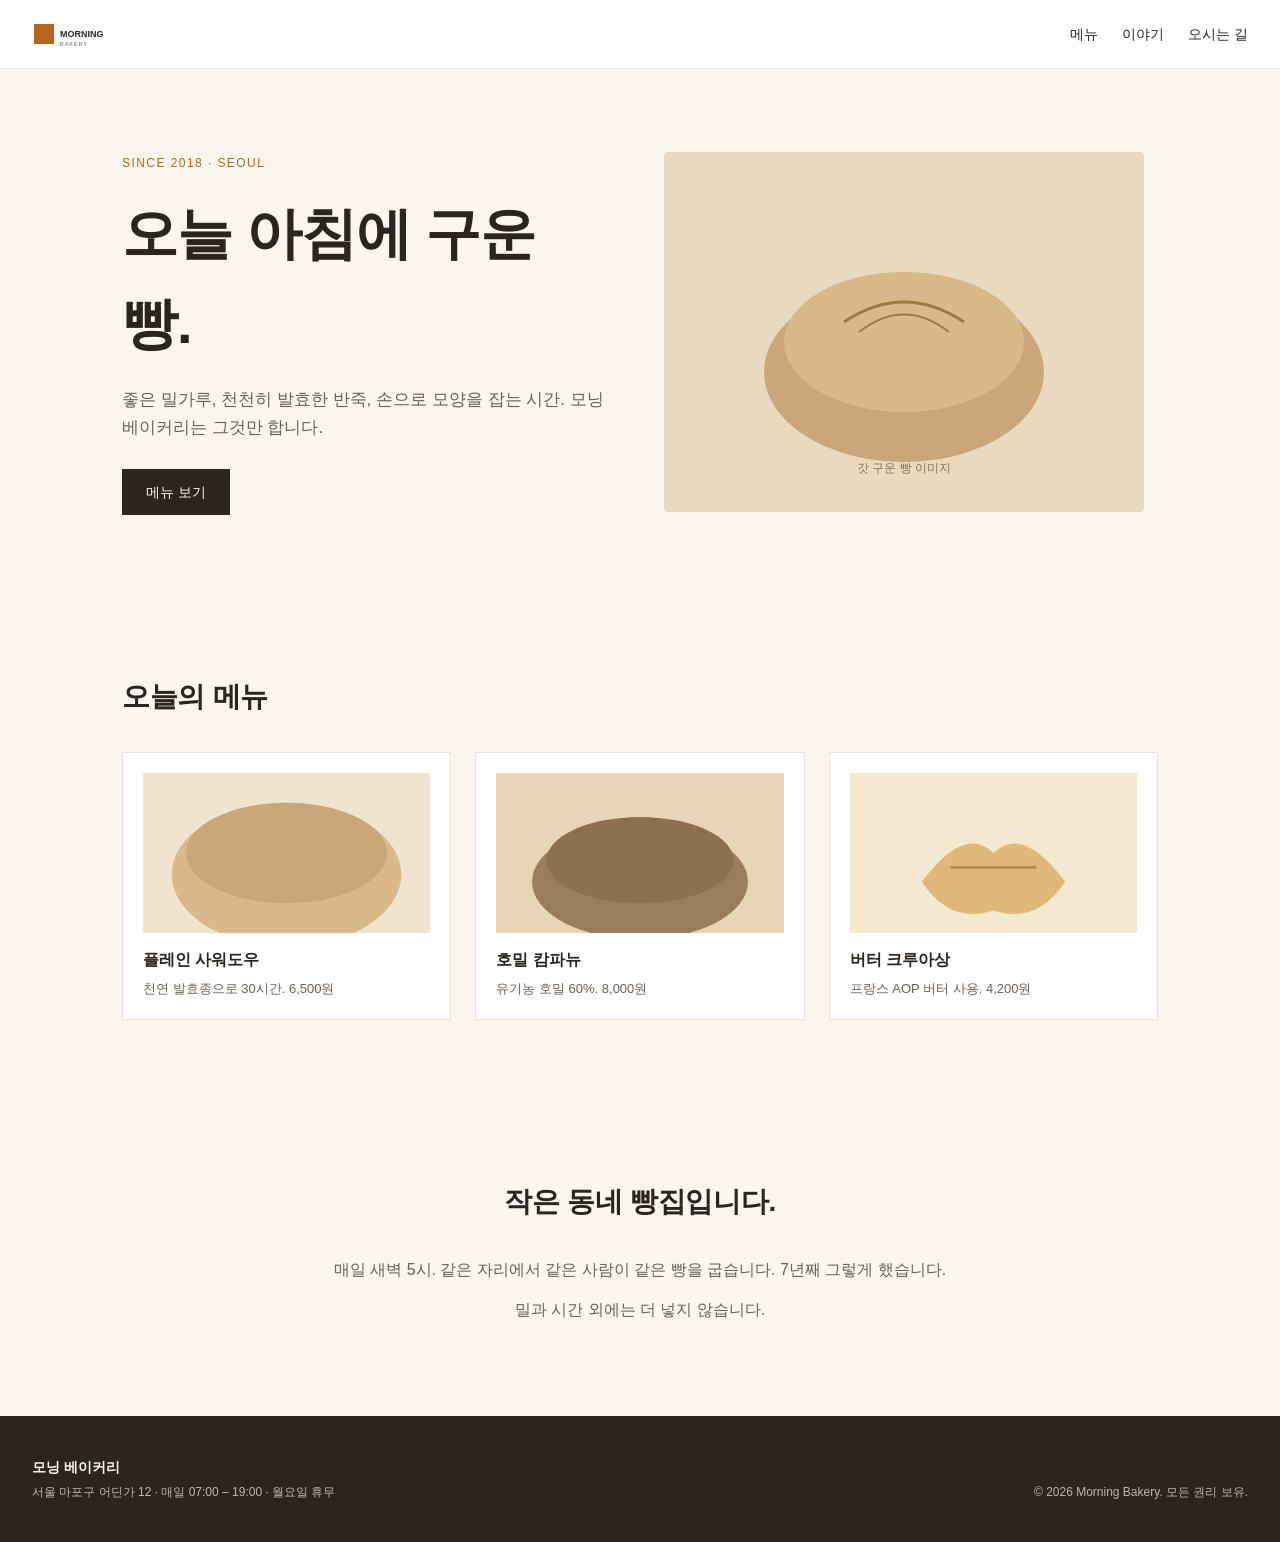
<file: samples/bakery/index.html>
<!DOCTYPE html>
<html lang="ko">
<head>
<meta charset="UTF-8">
<meta name="viewport" content="width=device-width, initial-scale=1.0">
<title>모닝 베이커리 — 단일 페이지 샘플</title>
<link rel="stylesheet" href="./style.css">
</head>
<body>

<header class="site-header">
  <a class="brand" href="#"><img src="./images/logo.svg" width="120" height="32" alt="Morning Bakery"></a>
  <nav>
    <a href="#menu">메뉴</a>
    <a href="#story">이야기</a>
    <a href="#visit">오시는 길</a>
  </nav>
</header>

<section class="hero">
  <div class="hero-text">
    <span class="eyebrow">Since 2018 · Seoul</span>
    <h1>오늘 아침에 구운 빵.</h1>
    <p>좋은 밀가루, 천천히 발효한 반죽, 손으로 모양을 잡는 시간. 모닝 베이커리는 그것만 합니다.</p>
    <a class="cta" href="#menu">메뉴 보기</a>
  </div>
  <img class="hero-img" src="./images/hero.svg" width="480" height="360" alt="갓 구운 빵">
</section>

<section id="menu" class="menu">
  <h2>오늘의 메뉴</h2>
  <div class="menu-grid">
    <article class="card">
      <img src="./images/bread-1.svg" width="200" height="160" alt="플레인 사워도우">
      <h3>플레인 사워도우</h3>
      <p>천연 발효종으로 30시간. 6,500원</p>
    </article>
    <article class="card">
      <img src="./images/bread-2.svg" width="200" height="160" alt="호밀 캄파뉴">
      <h3>호밀 캄파뉴</h3>
      <p>유기농 호밀 60%. 8,000원</p>
    </article>
    <article class="card">
      <img src="./images/bread-3.svg" width="200" height="160" alt="버터 크루아상">
      <h3>버터 크루아상</h3>
      <p>프랑스 AOP 버터 사용. 4,200원</p>
    </article>
  </div>
</section>

<section id="story" class="story">
  <h2>작은 동네 빵집입니다.</h2>
  <p>매일 새벽 5시. 같은 자리에서 같은 사람이 같은 빵을 굽습니다. 7년째 그렇게 했습니다.</p>
  <p>밀과 시간 외에는 더 넣지 않습니다.</p>
</section>

<footer id="visit" class="site-footer">
  <div>
    <strong>모닝 베이커리</strong>
    <p>서울 마포구 어딘가 12 · 매일 07:00 – 19:00 · 월요일 휴무</p>
  </div>
  <p class="copyright">&copy; 2026 Morning Bakery. 모든 권리 보유.</p>
</footer>

</body>
</html>
</file>
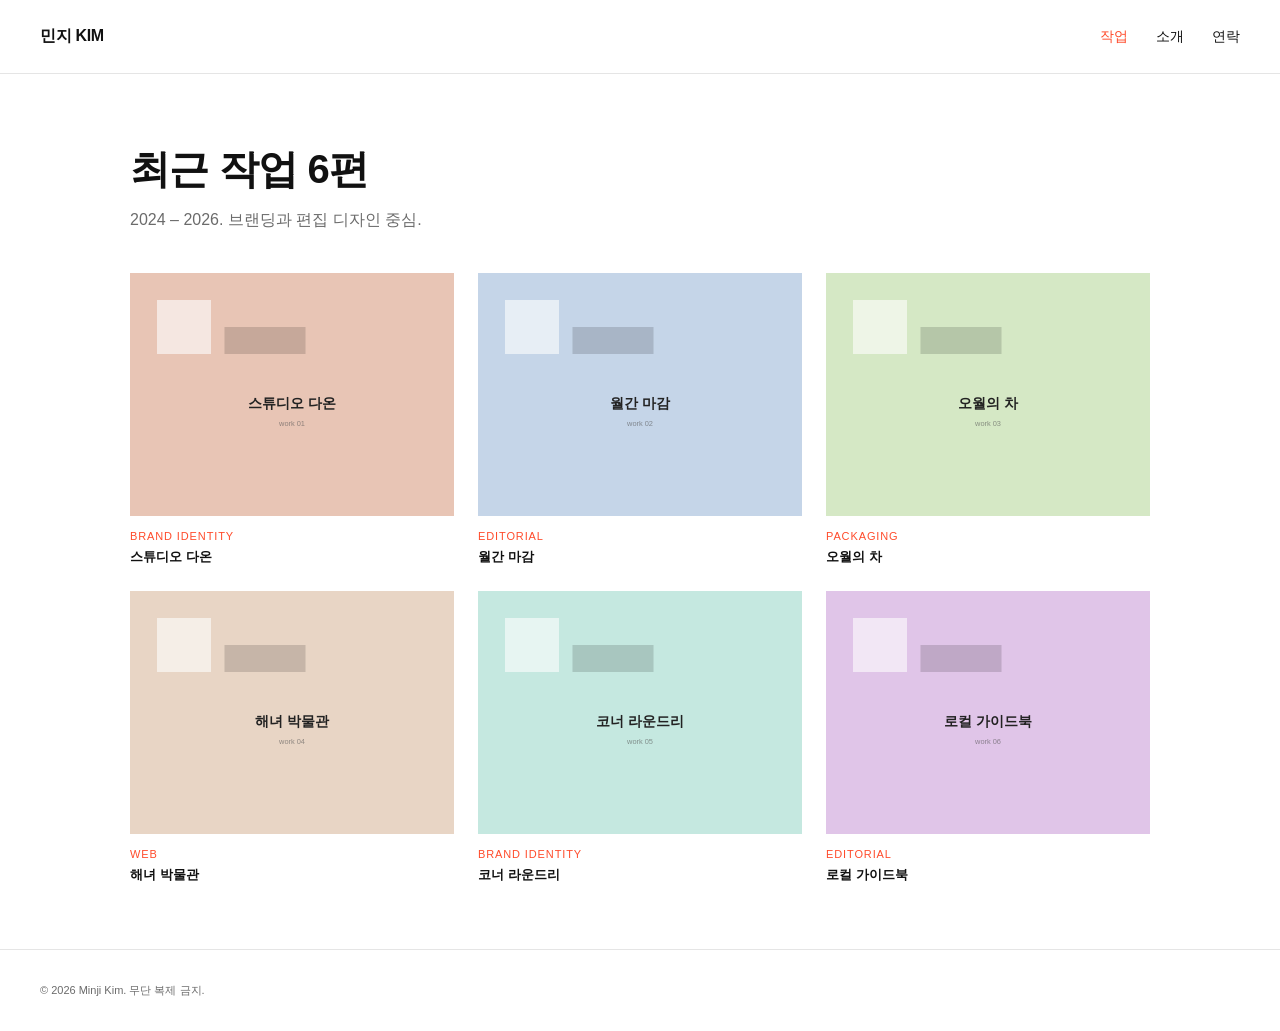
<file: samples/portfolio/index.html>
<!DOCTYPE html>
<html lang="ko">
<head>
<meta charset="UTF-8">
<meta name="viewport" content="width=device-width, initial-scale=1.0">
<title>김민지 — 포트폴리오</title>
<link rel="stylesheet" href="./style.css">
</head>
<body>

<header class="nav">
  <a class="logo" href="./index.html">민지 KIM</a>
  <nav>
    <a href="./index.html" aria-current="page">작업</a>
    <a href="./about.html">소개</a>
    <a href="./contact.html">연락</a>
  </nav>
</header>

<main class="works">
  <h1>최근 작업 6편</h1>
  <p class="lede">2024 – 2026. 브랜딩과 편집 디자인 중심.</p>

  <div class="grid">
    <a class="work" href="./project-1.html">
      <img src="./images/work-1.svg" alt="프로젝트 1">
      <div class="meta"><span>Brand Identity</span><strong>스튜디오 다온</strong></div>
    </a>
    <a class="work" href="./project-2.html">
      <img src="./images/work-2.svg" alt="프로젝트 2">
      <div class="meta"><span>Editorial</span><strong>월간 마감</strong></div>
    </a>
    <a class="work" href="#">
      <img src="./images/work-3.svg" alt="프로젝트 3">
      <div class="meta"><span>Packaging</span><strong>오월의 차</strong></div>
    </a>
    <a class="work" href="#">
      <img src="./images/work-4.svg" alt="프로젝트 4">
      <div class="meta"><span>Web</span><strong>해녀 박물관</strong></div>
    </a>
    <a class="work" href="#">
      <img src="./images/work-5.svg" alt="프로젝트 5">
      <div class="meta"><span>Brand Identity</span><strong>코너 라운드리</strong></div>
    </a>
    <a class="work" href="#">
      <img src="./images/work-6.svg" alt="프로젝트 6">
      <div class="meta"><span>Editorial</span><strong>로컬 가이드북</strong></div>
    </a>
  </div>
</main>

<footer class="foot">
  <p>&copy; 2026 Minji Kim. 무단 복제 금지.</p>
</footer>

</body>
</html>
</file>
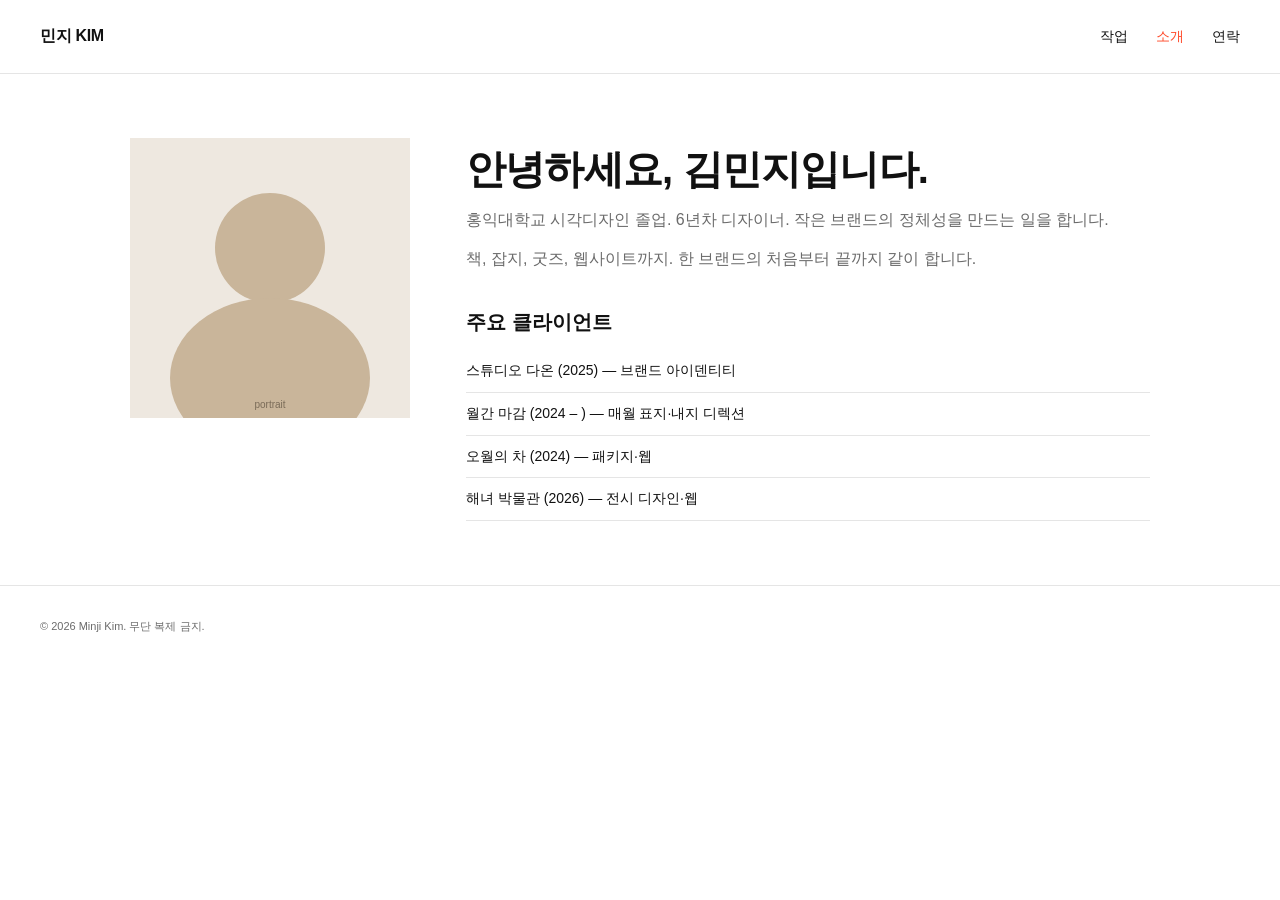
<file: samples/portfolio/about.html>
<!DOCTYPE html>
<html lang="ko">
<head>
<meta charset="UTF-8">
<meta name="viewport" content="width=device-width, initial-scale=1.0">
<title>소개 — 김민지 포트폴리오</title>
<link rel="stylesheet" href="./style.css">
</head>
<body>

<header class="nav">
  <a class="logo" href="./index.html">민지 KIM</a>
  <nav>
    <a href="./index.html">작업</a>
    <a href="./about.html" aria-current="page">소개</a>
    <a href="./contact.html">연락</a>
  </nav>
</header>

<main class="about">
  <img class="portrait" src="./images/portrait.svg" alt="김민지">
  <div class="about-text">
    <h1>안녕하세요, 김민지입니다.</h1>
    <p>홍익대학교 시각디자인 졸업. 6년차 디자이너. 작은 브랜드의 정체성을 만드는 일을 합니다.</p>
    <p>책, 잡지, 굿즈, 웹사이트까지. 한 브랜드의 처음부터 끝까지 같이 합니다.</p>

    <h2>주요 클라이언트</h2>
    <ul>
      <li>스튜디오 다온 (2025) — 브랜드 아이덴티티</li>
      <li>월간 마감 (2024 – ) — 매월 표지·내지 디렉션</li>
      <li>오월의 차 (2024) — 패키지·웹</li>
      <li>해녀 박물관 (2026) — 전시 디자인·웹</li>
    </ul>
  </div>
</main>

<footer class="foot">
  <p>&copy; 2026 Minji Kim. 무단 복제 금지.</p>
</footer>

</body>
</html>
</file>
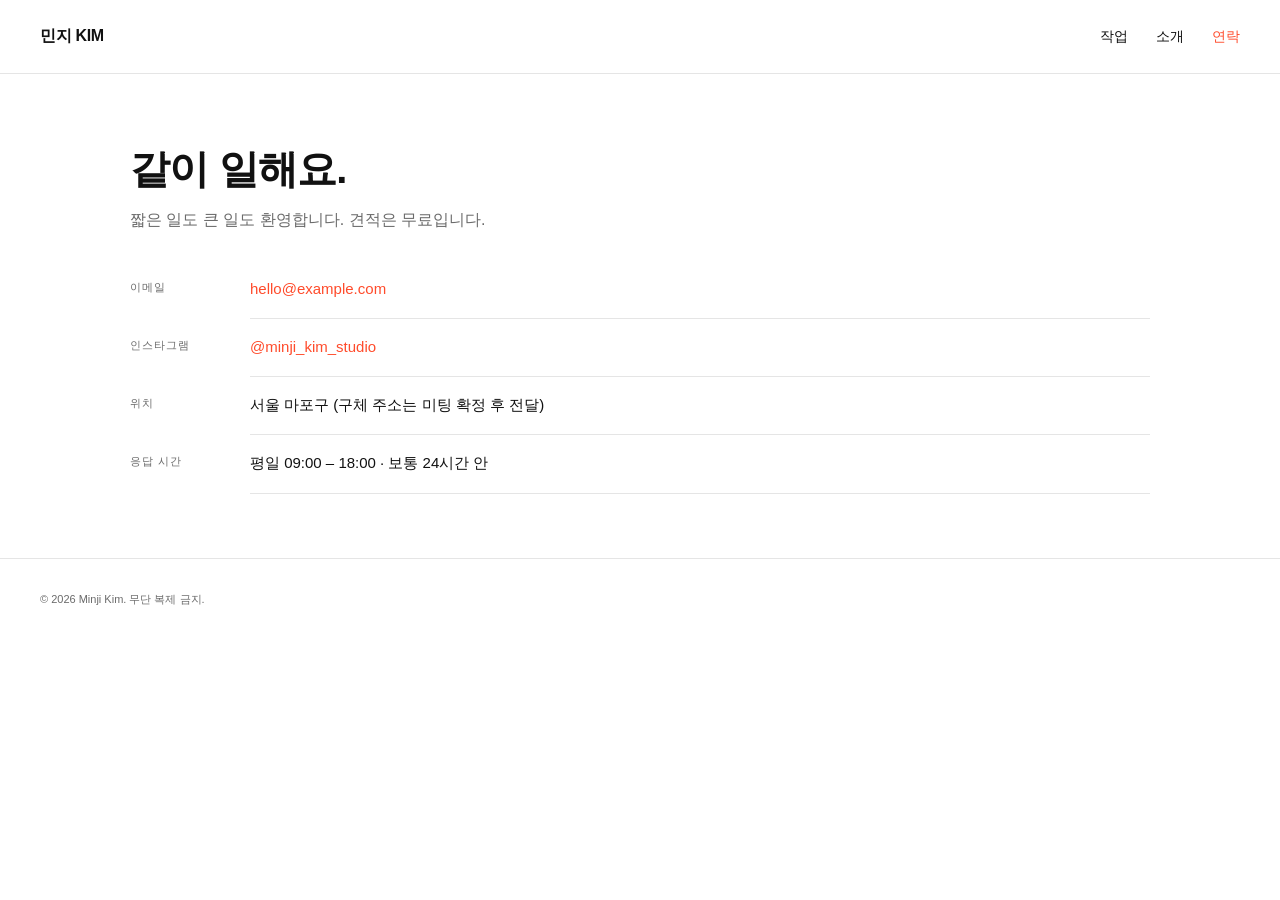
<file: samples/portfolio/contact.html>
<!DOCTYPE html>
<html lang="ko">
<head>
<meta charset="UTF-8">
<meta name="viewport" content="width=device-width, initial-scale=1.0">
<title>연락 — 김민지 포트폴리오</title>
<link rel="stylesheet" href="./style.css">
</head>
<body>

<header class="nav">
  <a class="logo" href="./index.html">민지 KIM</a>
  <nav>
    <a href="./index.html">작업</a>
    <a href="./about.html">소개</a>
    <a href="./contact.html" aria-current="page">연락</a>
  </nav>
</header>

<main class="contact">
  <h1>같이 일해요.</h1>
  <p class="lede">짧은 일도 큰 일도 환영합니다. 견적은 무료입니다.</p>

  <dl class="contact-list">
    <dt>이메일</dt>
    <dd><a href="mailto:hello@example.com">hello@example.com</a></dd>

    <dt>인스타그램</dt>
    <dd><a href="https://www.instagram.com/" target="_blank" rel="noopener">@minji_kim_studio</a></dd>

    <dt>위치</dt>
    <dd>서울 마포구 (구체 주소는 미팅 확정 후 전달)</dd>

    <dt>응답 시간</dt>
    <dd>평일 09:00 – 18:00 · 보통 24시간 안</dd>
  </dl>
</main>

<footer class="foot">
  <p>&copy; 2026 Minji Kim. 무단 복제 금지.</p>
</footer>

</body>
</html>
</file>
<file: samples/bakery/style.css>
/* 모닝 베이커리 — 단일 페이지 샘플 (외부 CSS) */
:root {
  --bg: #FAF6EE;
  --surface: #FFFFFF;
  --text: #2A2520;
  --muted: #6B6157;
  --line: rgba(42, 37, 32, 0.12);
  --accent: #B5651D;
}
* { box-sizing: border-box; margin: 0; padding: 0; }
body {
  background: var(--bg);
  color: var(--text);
  font-family: -apple-system, BlinkMacSystemFont, 'Apple SD Gothic Neo', 'Noto Sans KR', sans-serif;
  line-height: 1.6;
}
img { max-width: 100%; display: block; }

.site-header {
  display: flex; justify-content: space-between; align-items: center;
  padding: 18px 32px;
  border-bottom: 1px solid var(--line);
  background: var(--surface);
}
.brand img { height: 32px; width: auto; }
nav { display: flex; gap: 24px; font-size: 14px; }
nav a { color: var(--text); text-decoration: none; }
nav a:hover { color: var(--accent); }

.hero {
  display: grid; grid-template-columns: 1fr 1fr;
  gap: 48px; align-items: center;
  padding: 80px 32px;
  max-width: 1100px; margin: 0 auto;
}
.eyebrow {
  display: inline-block;
  font-size: 12px; color: var(--accent);
  letter-spacing: 0.12em; text-transform: uppercase;
  margin-bottom: 16px;
}
.hero h1 {
  font-size: clamp(36px, 5vw, 56px);
  font-weight: 700; letter-spacing: -0.02em;
  margin-bottom: 18px;
}
.hero p { color: var(--muted); font-size: 17px; margin-bottom: 28px; }
.cta {
  display: inline-block;
  background: var(--text); color: var(--bg);
  padding: 12px 24px; text-decoration: none;
  font-weight: 500; font-size: 14px;
}
.cta:hover { background: var(--accent); }
.hero-img { border-radius: 4px; }

.menu { padding: 80px 32px; max-width: 1100px; margin: 0 auto; }
.menu h2, .story h2 {
  font-size: 28px; font-weight: 600;
  margin-bottom: 32px; letter-spacing: -0.01em;
}
.menu-grid {
  display: grid; grid-template-columns: repeat(3, 1fr); gap: 24px;
}
.card {
  background: var(--surface);
  border: 1px solid var(--line);
  padding: 20px;
}
.card img { width: 100%; height: 160px; object-fit: cover; margin-bottom: 14px; }
.card h3 { font-size: 16px; margin-bottom: 6px; }
.card p { color: var(--muted); font-size: 13px; }

.story {
  padding: 80px 32px;
  max-width: 720px; margin: 0 auto;
  text-align: center;
}
.story p { color: var(--muted); font-size: 16px; margin-bottom: 14px; }

.site-footer {
  padding: 40px 32px;
  background: var(--text); color: var(--bg);
  display: flex; justify-content: space-between; align-items: end;
  flex-wrap: wrap; gap: 16px;
}
.site-footer strong { display: block; margin-bottom: 4px; font-size: 14px; }
.site-footer p { font-size: 12px; opacity: 0.7; }
.copyright { font-size: 11px; opacity: 0.5; }

@media (max-width: 768px) {
  .hero { grid-template-columns: 1fr; padding: 48px 24px; }
  .menu-grid { grid-template-columns: 1fr 1fr; }
}
</file>
<file: samples/portfolio/style.css>
/* 김민지 포트폴리오 — 다중 페이지 샘플 (외부 CSS 공유) */
:root {
  --bg: #FFFFFF;
  --text: #111;
  --muted: #6B6B6B;
  --line: rgba(0, 0, 0, 0.1);
  --accent: #FF4B2B;
}
* { box-sizing: border-box; margin: 0; padding: 0; }
body {
  background: var(--bg); color: var(--text);
  font-family: 'Helvetica Neue', Helvetica, 'Apple SD Gothic Neo', 'Noto Sans KR', sans-serif;
  line-height: 1.55;
}
img { display: block; max-width: 100%; }
a { color: inherit; text-decoration: none; }

.nav {
  display: flex; justify-content: space-between; align-items: center;
  padding: 24px 40px;
  border-bottom: 1px solid var(--line);
}
.logo { font-weight: 700; letter-spacing: -0.02em; font-size: 16px; }
.nav nav { display: flex; gap: 28px; font-size: 14px; }
.nav nav a[aria-current="page"] { color: var(--accent); }

.works, .about, .contact {
  max-width: 1100px; margin: 0 auto;
  padding: 64px 40px;
}
.works h1, .about h1, .contact h1 {
  font-size: 40px; font-weight: 700; letter-spacing: -0.02em;
  margin-bottom: 8px;
}
.lede { color: var(--muted); font-size: 16px; margin-bottom: 40px; }

.grid {
  display: grid; grid-template-columns: repeat(3, 1fr); gap: 24px;
}
.work { display: block; }
.work img {
  width: 100%; aspect-ratio: 4/3; object-fit: cover;
  background: #F4F4F4;
  margin-bottom: 12px;
}
.work .meta { font-size: 13px; }
.work .meta span {
  display: block; color: var(--accent);
  font-size: 11px; letter-spacing: 0.08em; text-transform: uppercase;
  margin-bottom: 2px;
}
.work .meta strong { font-weight: 600; }

.about {
  display: grid; grid-template-columns: 280px 1fr; gap: 56px; align-items: start;
}
.portrait { width: 100%; aspect-ratio: 1/1; object-fit: cover; }
.about-text p { color: var(--muted); margin-bottom: 14px; font-size: 16px; }
.about-text h2 {
  margin-top: 36px; margin-bottom: 12px;
  font-size: 20px; font-weight: 600;
}
.about-text ul { list-style: none; padding: 0; }
.about-text li {
  padding: 10px 0;
  border-bottom: 1px solid var(--line);
  font-size: 14px;
}

.contact-list {
  display: grid; grid-template-columns: 100px 1fr;
  gap: 12px 20px; margin-top: 32px;
}
.contact-list dt {
  font-size: 11px; color: var(--muted);
  text-transform: uppercase; letter-spacing: 0.08em;
  padding-top: 6px;
}
.contact-list dd { font-size: 15px; padding: 4px 0 18px; border-bottom: 1px solid var(--line); }
.contact-list dd a { color: var(--accent); }

.foot {
  padding: 32px 40px;
  font-size: 11px; color: var(--muted);
  border-top: 1px solid var(--line);
}

@media (max-width: 768px) {
  .nav { padding: 16px 20px; }
  .works, .about, .contact { padding: 40px 20px; }
  .grid { grid-template-columns: 1fr 1fr; }
  .about { grid-template-columns: 1fr; gap: 24px; }
  .contact-list { grid-template-columns: 80px 1fr; }
}
</file>
